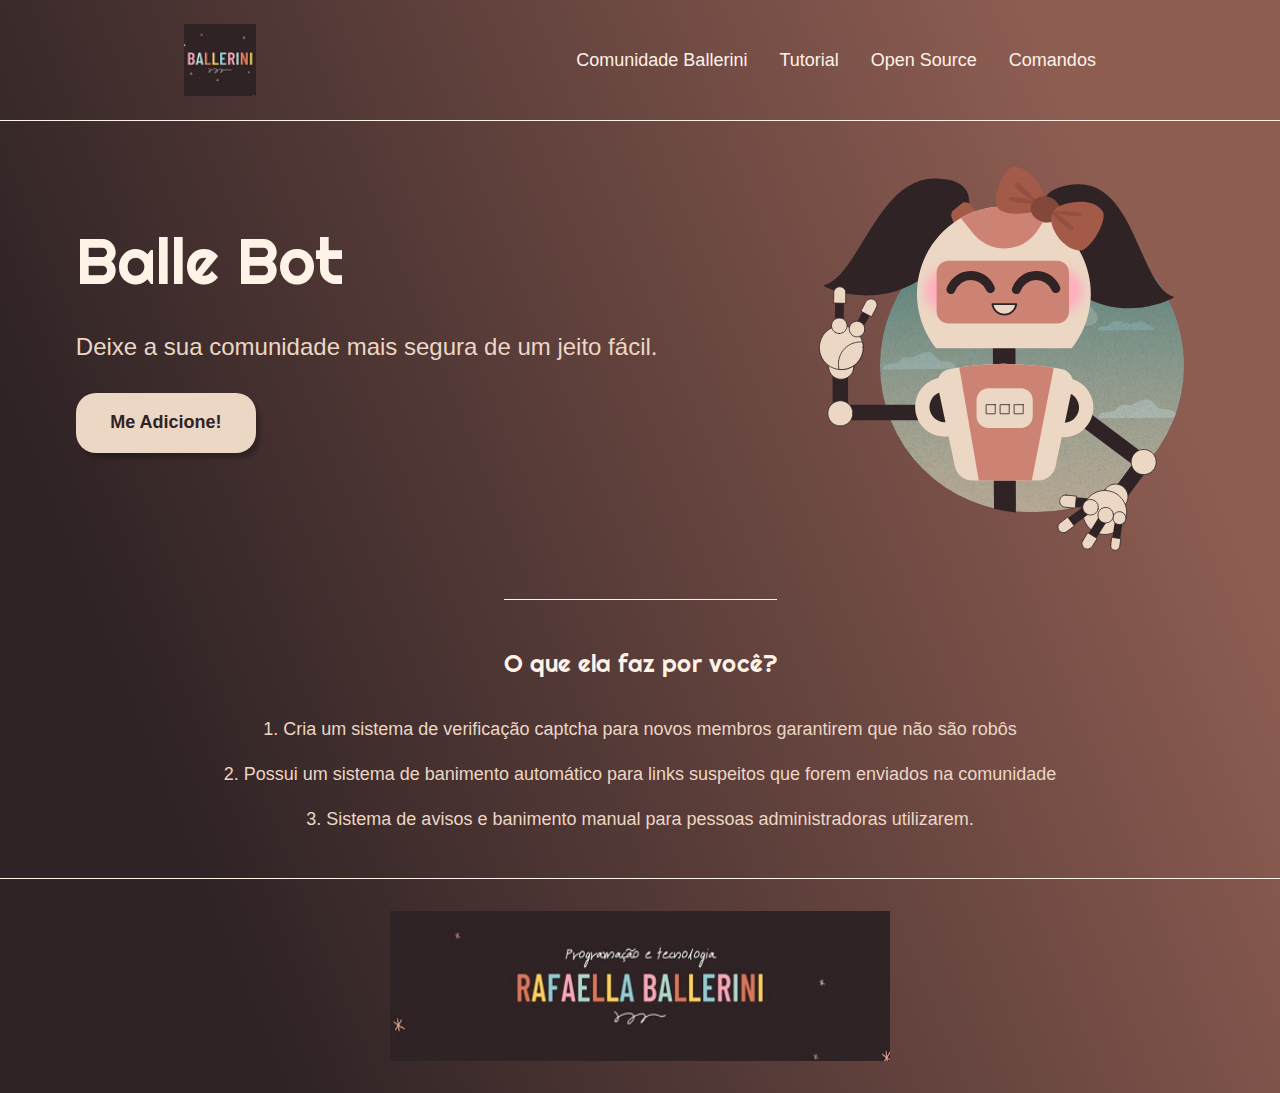
<file: Balle Bot/index.html>
<!DOCTYPE html>
<html lang="pt-br">
<head>
    <meta charset="UTF-8">
    <meta name="description" content="Um bot que irá moderar e deixar sua comunidade segura de um jeito fácil.">
    <meta name="viewport" content="width=device-width, initial-scale=1.0">
    <title>Balle Bot - Modere sua comunidade no Discord</title>
    <link rel="stylesheet" type="text/css" href="style.css">
</head>

<body>
    <header class="cabecalho">
        <img class="logo" src="logo3.png" alt="logotipo da Balle Bot">
        <nav class="menu">
            <a class="menu-item" href="">Comunidade Ballerini</a>
            <a class="menu-item" href="">Tutorial</a>
            <a class="menu-item" href="">Open Source</a>
            <a class="menu-item" href="">Comandos</a>
        </nav>
    </header>

    <main class="conteudo">
        <section class="conteudo-principal">
            <div class="conteudo-principal-escrito">
                <h1 class="conteudo-titulo">Balle Bot</h1>
                <h2 class="conteudo-subtitulo">Deixe a sua comunidade mais segura de um jeito fácil.</h2>
                <button class="botao">Me Adicione!</button>
            </div>
            <img class="imagem" src="BalletBot.svg" alt="imagem da Balle Bot">
        </section>

        <section class="conteudo-secundario">
            <h3 class="titulo-secundario">O que ela faz por você?</h3>
            <p class="paragrafos">1. Cria um <strong>sistema de verificação captcha</strong> para novos membros garantirem que não são robôs</p>
            <p class="paragrafos">2. Possui um <strong>sistema de banimento automático</strong> para links suspeitos que forem enviados na comunidade</p>
            <p class="paragrafos">3.<strong> Sistema de avisos e banimento manual</strong> para pessoas administradoras utilizarem.</p>
        </section>
    </main>

    <footer class="rodape">
        <img class="imagem-rodape" src="ballefooter.png">
    </footer>

</body>

</html>
</file>
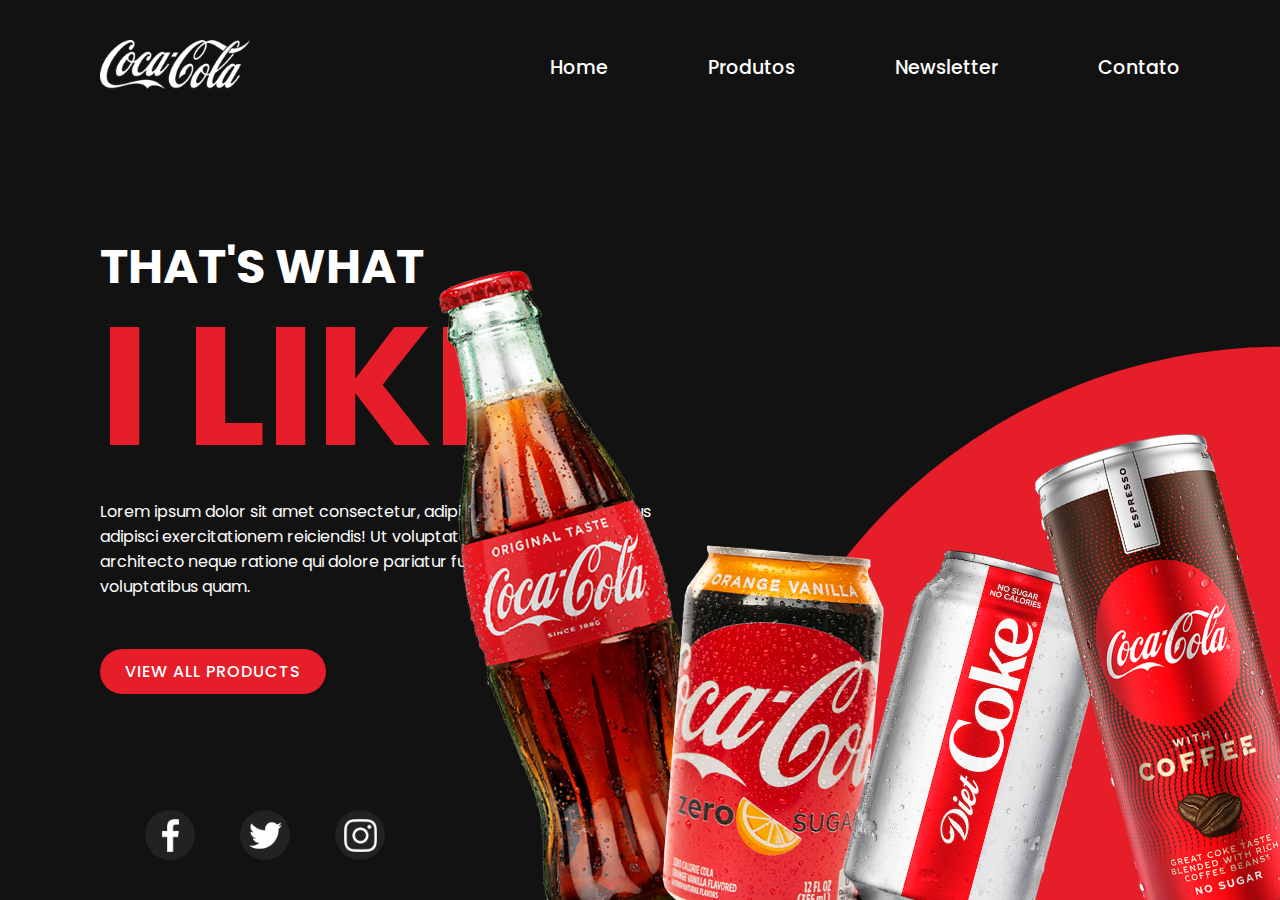
<file: Coca-Cola/index.html>
<!DOCTYPE html>
<html lang="pt-br">
<head>
    <meta charset="UTF-8">
    <meta http-equiv="X-UA-Compatible" content="IE=edge">
    <meta name="viewport" content="width=device-width, initial-scale=1.0">
    <link rel="stylesheet" href="style.css">
    <title>Coca-Cola</title>
</head>

<body>

    <section>
        <div class="circle"> </div>
        <header>
            <a href="#"> <img src="img/logo.png" class="logo" alt="logo da Coca-Cola"> </a>
            <nav class="navi">
                <ul>
                    <li><a href="#">Home</a></li>
                    <li><a href="#">Produtos</a></li>
                    <li><a href="#">Newsletter</a></li>
                    <li><a href="#">Contato</a></li>
                </ul>
            </nav>
        </header>

        <div class="container">
            <div class="text">
                <h2>THAT'S WHAT <br> <span>I LIKE</span></h2>
                <p>
                    Lorem ipsum dolor sit amet consectetur, adipisicing elit. Quia doloribus adipisci exercitationem reiciendis! Ut voluptate, suscipit ipsum eveniet architecto neque ratione qui dolore pariatur fuga nulla at nostrum voluptatibus quam.
                </p>
                <a href="#">VIEW ALL PRODUCTS</a>
            </div>
        </div>

        <ul class="icons">
            <li><a href=""><img src="img/facebook.png" alt="facebook icon"></a></li>
            <li><a href=""><img src="img/twitter.png" alt="twitter icon"></a></li>
            <li><a href=""><img src="img/instagram.png" alt="instagram icon"></a></li>
        </ul>

        <div class="boximg">
            <img src="img/cocacola1.png" alt="" class="img1">
            <img src="img/cocacola2.png" alt="" class="img2">
            <img src="img/cocacola3.png" alt="" class="img3">
            <img src="img/cocacola4.png" alt="" class="img4">
        </div>

    </section>

</body>

</html>
</file>
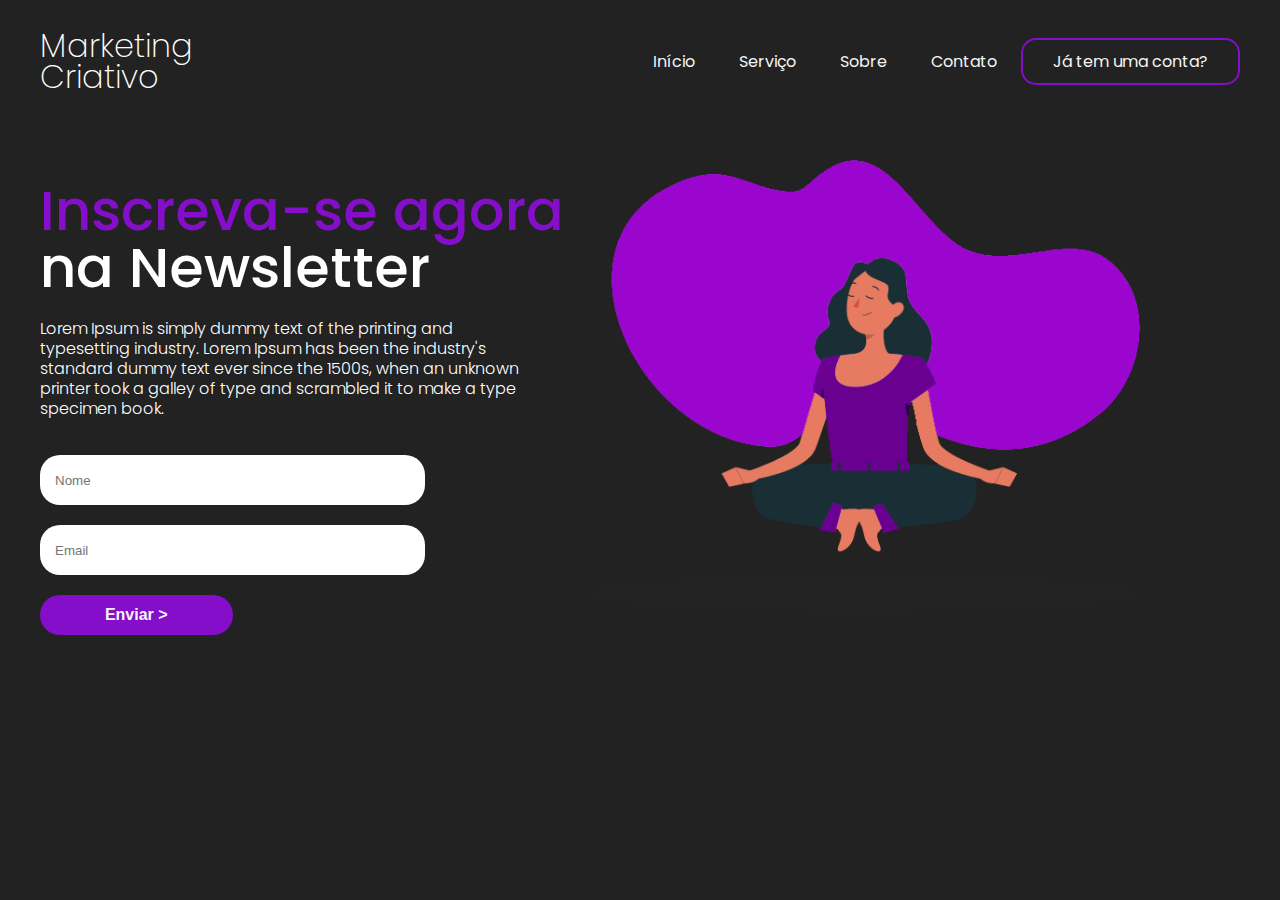
<file: Marketing Criativo/index.html>
<!DOCTYPE html>
<html lang="pt-br">
<head>
    <meta charset="UTF-8">
    <meta name="viewport" content="width=device-width, initial-scale=1.0">
    <title>Marketing Criativo</title>
    <link rel="stylesheet" href="css/style.css">
    <link rel="stylesheet" href="css/responsive.css">
</head>

<body>
    <header>
        <div id="title">
            <h1>Marketing</h1>
            <h1>Criativo</h1>
        </div>

        <ul>
            <a href="#"><li>Início</li></a>
            <a href="#"><li>Serviço</li></a>
            <a href="#"><li>Sobre</li></a>
            <a href="#"><li>Contato</li></a>
            <a href="#" id="inscreva-se-botao"><li>Já tem uma conta?</li></a>
        </ul>
    </header>

    <main>
        <aside>
            <h2><span>Inscreva-se agora</span></h2>
            <h2>na Newsletter</h2>
            <p>
                Lorem Ipsum is simply dummy text of the printing and typesetting industry. Lorem Ipsum has been the industry's standard dummy text ever since the 1500s, when an unknown printer took a galley of type and scrambled it to make a type specimen book.
            </p>
            <form action="">
                <input type="text" placeholder="Nome">
                <input type="email" placeholder="Email">
                <button type="button">Enviar ></button>
            </form>
        </aside>

        <article>
            <img src="./images/mcriativo.png" alt="purple-woman">
        </article>
    </main>

</body>

</html>
</file>
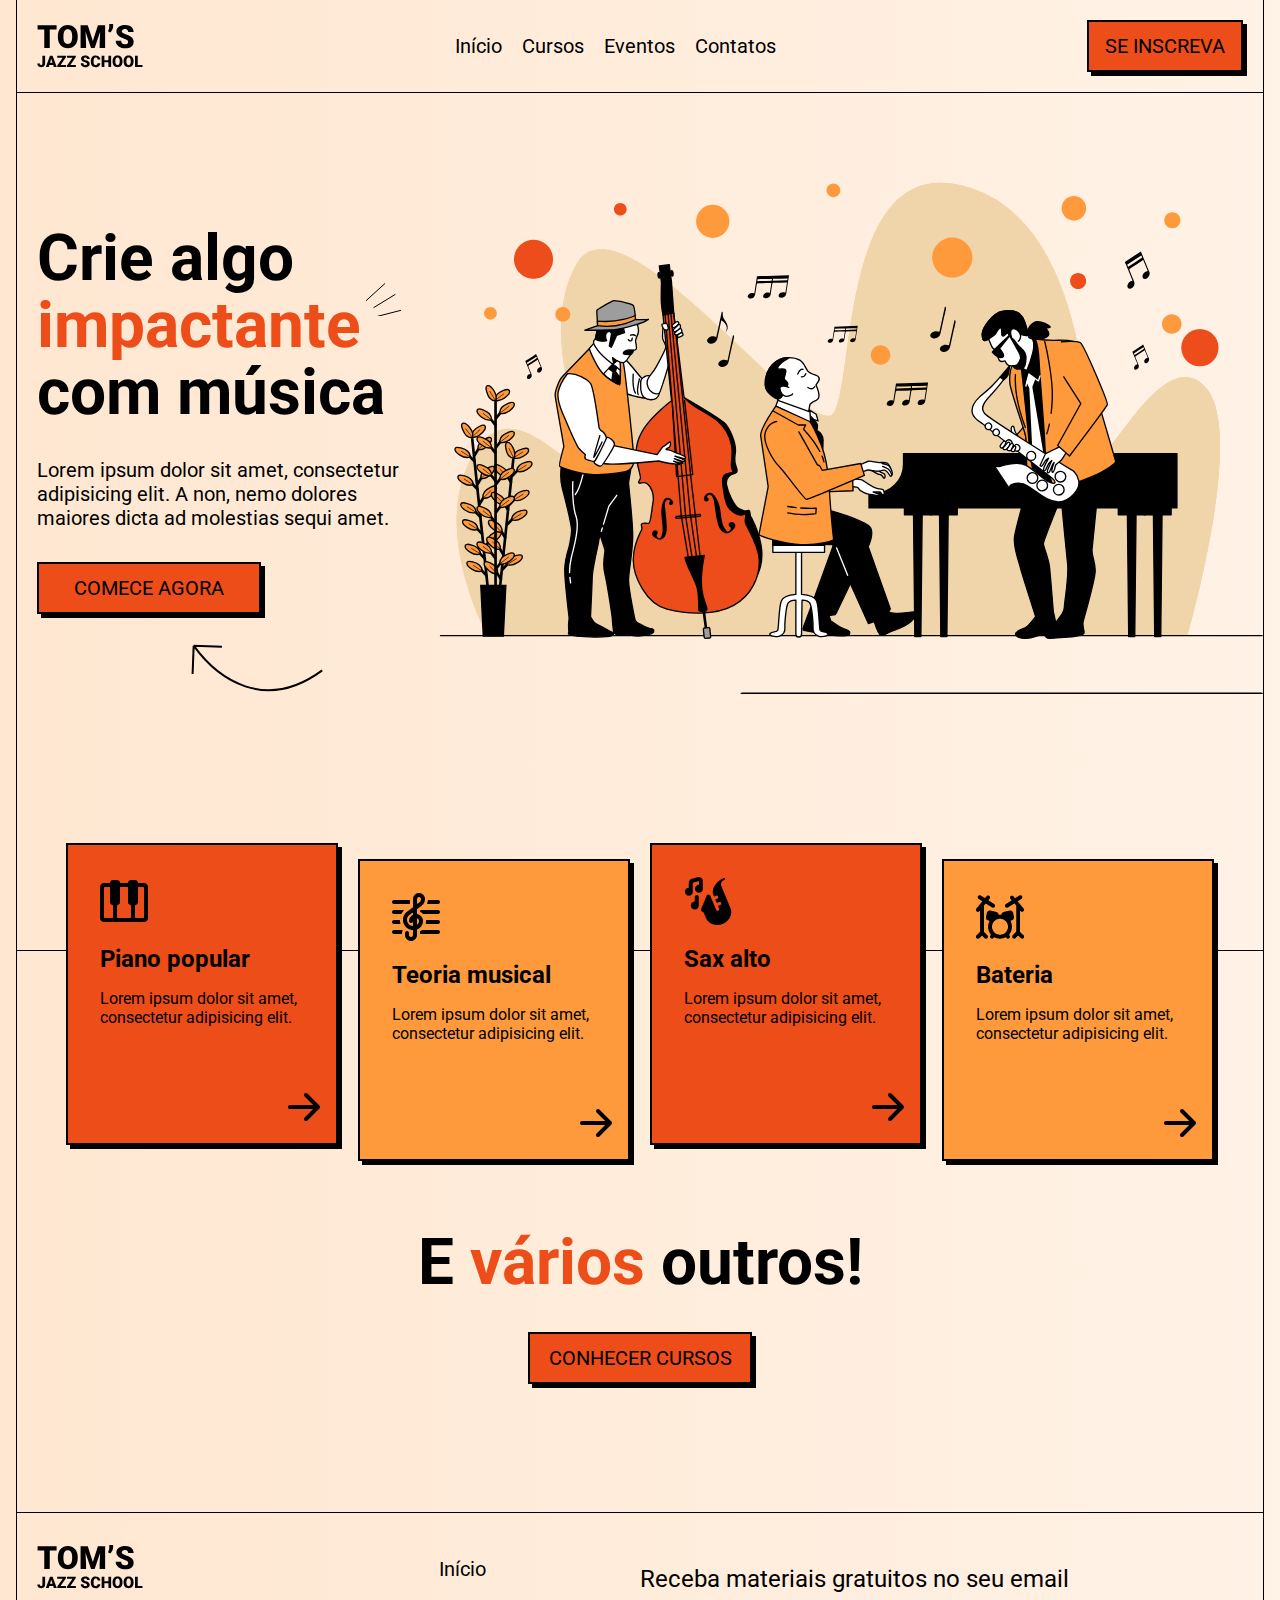
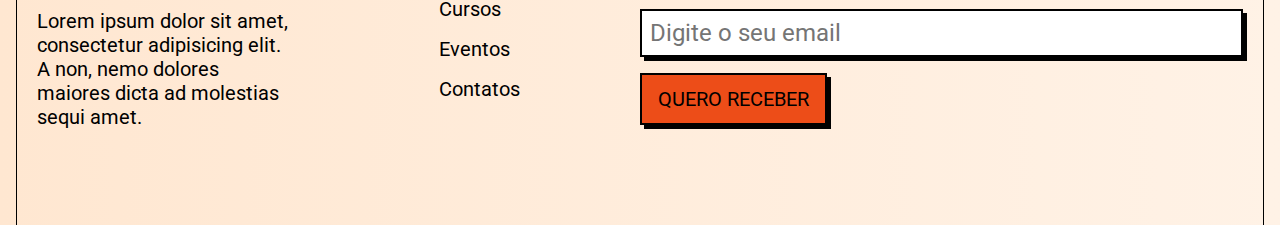
<file: OneBitCode - Escola de Jazz/index.html>
<!DOCTYPE html>
<html lang="en">
<head>
  <meta charset="UTF-8">
  <meta name="viewport" content="width=device-width, initial-scale=1.0">
  <title>Tom's Jazz School</title>

  <link rel="preconnect" href="https://fonts.googleapis.com">
  <link rel="preconnect" href="https://fonts.gstatic.com" crossorigin>

  <link rel="stylesheet" href="index.css">

  <link href="https://fonts.googleapis.com/css2?family=Roboto:wght@500&display=swap" rel="stylesheet">
</head>

<body>
  <header>
    <div class="container">
      <img src="img/logo.svg" alt="Tom's Jazz School logo">
      <nav>
        <a href="#">Início</a>
        <a href="#">Cursos</a>
        <a href="#">Eventos</a>
        <a href="#">Contatos</a>
      </nav>
      <a href="#" class="button mt-1 mb-1 mx-auto">Se inscreva</a>
    </div>
  </header>

  <main>
    <section class="hero-section">
      <div class="container row-reverse">
        <img src="img/hero-img.svg" alt="banda de jazz tocando">
        <div>
          <h1 class="mt-2">Crie algo <span class="text-primary decoration">impactante</span> com música</h1>
          <p class="mt-2 mb-2">Lorem ipsum dolor sit amet, consectetur adipisicing elit. A non, nemo dolores maiores dicta ad molestias sequi amet.</p>
          <a href="#" class="button">Comece agora</a>
        </div>
      </div>
    </section>

    <section class="courses-section">
      <div class="cards">
        <article class="card">
          <img src="img/piano.png" alt="ícone teclas piano">
          <strong>Piano popular</strong>
          <p>Lorem ipsum dolor sit amet, consectetur adipisicing elit.</p>
          <a href="#">
            <img src="img/arrow-right.svg" alt="Ir para página do curso">
          </a>
        </article>
  
        <article class="card">
          <img src="img/clef.png" alt="ícone clave de sol">
          <strong>Teoria musical</strong>
          <p>Lorem ipsum dolor sit amet, consectetur adipisicing elit.</p>
          <a href="#">
            <img src="img/arrow-right.svg" alt="Ir para página do curso">
          </a>
        </article>
  
        <article class="card">
          <img src="img/sax.png" alt="ícone saxofone">
          <strong>Sax alto</strong>
          <p>Lorem ipsum dolor sit amet, consectetur adipisicing elit.</p>
          <a href="#">
            <img src="img/arrow-right.svg" alt="Ir para página do curso">
          </a>
        </article>
  
        <article class="card">
          <img src="img/drums.png" alt="ícone de bateria">
          <strong>Bateria</strong>
          <p>Lorem ipsum dolor sit amet, consectetur adipisicing elit.</p>
          <a href="#">
            <img src="img/arrow-right.svg" alt="Ir para página do curso">
          </a>
        </article>
      </div>

      <h2 class="text-center">E <span class="text-primary">vários</span> outros!</h2>
      <a href="#" class="button mt-2 mx-auto">Conhecer cursos</a>
    </section>
  </main>

  <footer>
    <div class="container">
      <div class="about-column">
        <img src="img/logo.svg" alt="Tom's Jazz School" class="mt-1 mb-1">
        <p class="mb-2">Lorem ipsum dolor sit amet, consectetur adipisicing elit. A non, nemo dolores maiores dicta ad molestias sequi amet.</p>
      </div>
      <nav class="mb-2">
        <a href="#">Início</a>
        <a href="#">Cursos</a>
        <a href="#">Eventos</a>
        <a href="#">Contatos</a>
      </nav>
      <form class="newsletter-form ">
        <label for="email" class="mb-1">Receba materiais gratuitos no seu email</label>
        <input class="mb-1" type="text" name="email" id="email" placeholder="Digite o seu email">
        <button class="button">Quero receber</button>
      </form>
    </div>
  </footer>

</body>
</html>
</file>
<file: Balle Bot/style.css>
@import url('https://fonts.googleapis.com/css2?family=Righteous&display=swap');

* {
    margin: 0;
    padding: 0;
    box-sizing: border-box;
    text-decoration: none;
}

body {
    font-size: 100%;
    background: linear-gradient(68.15deg, #2F2325 16.62%, #8E5D52 85.61%);
}

.cabecalho {
    display: flex;
    flex-direction: row;
    align-items: center;
    justify-content: space-around;
    padding: 24px;
}

.logo{
    height: 72px;
}

.menu{
    display: flex;
    gap: 32px;
}

.menu-item{
    font-family: 'Sarala', sans-serif;
    color: #FFF2E7;
    font-weight: 400;
    font-size: 18px;
}
.menu-item:hover{
    color: rgba(242, 149, 216, 0.364);
}

.conteudo{
    border-top: 0.4px solid #FFF2E7;
    margin-bottom: 48px;
}

.conteudo-principal{
    display: flex;
    flex-direction: row;
    align-items: center;
    justify-content: space-around;
}

.conteudo-principal-escrito{
    display: flex;
    flex-direction: column;
    gap: 32px;
}

.conteudo-titulo{
    font-family: 'Righteous', cursive;
    font-weight: 400;
    font-size: 64px;
    color: #FFF2E7;
}

.conteudo-subtitulo{
    font-family: 'Sarala', sans-serif;
    font-weight: 400;
    font-size: 24px;
    color: #ECD6C4
}

.botao{
    background-color: #ECD6C4;
    width: 180px;
    height: 60px;
    border: none;
    border-radius: 20px;
    box-shadow: 4px 5px 4px rgba(0, 0, 0, 0.25);
    font-family: 'Sarala', sans-serif;
    font-weight: 600;
    font-size: 18px;
    color: #2F2325;
}

.botao:hover{
    background-color: rgba(242, 149, 216, 0.364);
    cursor: pointer;
}

.imagem{
    height: 430px;
}

.conteudo-secundario{
    display: flex;
    flex-direction: column;
    align-items: center;
    gap: 24px;
    margin-top: 48px;
}

.titulo-secundario{
    border-top: 00.4px solid #FFF2E7;
    padding-top: 48px;
    font-family: 'Righteous', cursive;
    font-weight: 400;
    font-size: 24px;
    color: #FFF2E7;
    margin-bottom: 16px;
}

.paragrafos{
    font-family: 'Sarala', sans-serif;
    font-weight: 300;
    font-size: 18px;
    color: #ECD6C4;
}

.rodape{
    padding: 32px;
    border-top: 0.4px solid #FFF2E7;
}

.imagem-rodape{
    height: 150px;
    width: 500px;
    display: block;
    margin: 0 auto;
}
</file>
<file: Coca-Cola/style.css>
@import url('https://fonts.googleapis.com/css2?family=Marhey:wght@300;400;500;600&family=Noto+Sans:wght@400;700&family=Poppins:wght@200;300;400;500;600;900&display=swap');

* {
    margin: 0;
    padding: 0;
    box-sizing: border-box;
    font-family: 'Poppins', sans-serif;
}

section {
   position: relative;
   width: 100%;
   min-height: 100vh;
   padding: 100px;
   background: #121212;
   display: flex;
   align-items: center;
   justify-content: space-between;
   overflow: hidden;
}

.circle {
    position: absolute;
    top: 0;
    left: 0;
    width: 100%;
    height: 100%;
    background-color: #E51E2A;
    clip-path: circle(50% at bottom right);
}

header {
    position: absolute;
    top: 0;
    left: 0;
    width: 100%;
    padding: 40px 100px;
    display: flex;
    align-items: center;
    justify-content: space-between;
}

header .logo {
    position: relative;
    max-width: 150px;
}

header .navi ul {
    position: relative;
    display: flex;
}

header .navi li {
    list-style: none;
}

header .navi li a {
    color: #FFF;
    display: inline-block;
    text-decoration: none;
    font-weight: 500;
    font-size: 19px;
    margin-left: 100px;
}

.container {
    position: relative;
    width: 100%;
    display: flex;
    align-items: center;
    justify-content: space-between;
}

.container .text {
    position: relative;
    max-width: 600px;
    margin-right: 20px;
}

.container .text h2 {
    color: #FFF;
    font-size: 3em;
    margin-bottom: 10px;
    line-height: 2.5em;
    font-weight: 700;
}

.container .text h2 span {
    font-size: 3.5em;
    color: #E51E2A;
}

.container .text p {
    color: #FFF;
}

.container .text a {
    display: inline-block;
    margin-top: 50px;
    padding: 10px 25px;
    background: #E51E2A;
    color: #FFF;
    font-weight: 500;
    text-decoration: none;
    letter-spacing: 1px;
    border-radius: 40px;
    transition: 0.3s ease-in-out;
}

.container .text a:hover {
    transform: translateY(-10px);
}

.icons {
    position: absolute;
    bottom: 40px;
    left: 100px;
    display: flex;
    align-items: center;
    justify-content: center;
}

.icons li {
    list-style: none;
}

.icons li a {
    display: inline-block;
    width: 50px;
    height: 50px;
    border-radius: 50%;
    background: #222;
    margin-left: 45px;
    display: flex;
    align-items: center;
    justify-content: center;
    transition: 0.3s ease-in-out;
}

.icons li a:hover{
    background: #E51E2A;
    transform: translateY(-10px);
}

.icons li a img {
    transform: scale(0.8);
    filter: invert(1);
}

.boximg {
    position: absolute;
    right: 0;
    bottom: -40px;
}

.boximg img{
    width: 200px;
}

.boximg .img1 {
    transform: rotate(-15deg);
}

.boximg .img2 {
    transform: rotate(5deg);
}

.boximg .img3 {
    transform: rotate(15deg);
}

.boximg .img4 {
    transform: rotate(-15deg);
}
</file>
<file: Marketing Criativo/css/style.css>
@import url('https://fonts.googleapis.com/css2?family=Poppins:wght@200;300;400;500;600;900&display=swap');

body {
    background-color: rgb(34, 34, 34);
    color: #FFF;
    font-family: 'Poppins', sans-serif;
    max-width: 1200px;
    margin: 0 auto;
    padding: 13px;
}

header {
    display: flex;
    flex-direction: row;
    justify-content: space-between;
    align-items: center;
}

#title {
    flex-direction: column;
    line-height: 10px;
    font-weight: 300;
}

li {
    display: inline-block;
    margin: 20px;
}

a {
    color: whitesmoke;
}

a:hover {
    color: rgb(132, 14, 201);
    transition: 0.3s all;
}

#inscreva-se-botao {
    border: 2px solid;
    border-color: rgb(132, 14, 201);
    border-radius: 15px;
    padding: 10px;
}

#inscreva-se-botao:hover {
    background-color: rgb(132, 14, 201);
    color: white;
}

h1 {
    font-weight: 200;
}

main {
    display: flex;
    flex-direction: row;
    margin-top: 50px;
}

h2 {
    font-size: 56px;
    line-height: 10px;
    font-family: 'Poppins', sans-serif;
    font-weight: 500;
    min-width: 550px;
}

span {
    color: rgb(132, 14, 201);
}

p {
    line-height: 20px;
    max-width: 500px;
    font-weight: 300;
}

img {
    width: 550px;
}

form {
    display: flex;
    flex-direction: column;
    width: 70%;
}

input {
    margin-top: 20px;
    height: 20px;
    padding: 15px;
    border-radius: 20px;
    border: none;
}

button {
    height: 40px;
    width: 50%;
    background-color: rgb(132, 14, 201);
    color: whitesmoke;
    font-weight: bold;
    border-radius: 20px;
    border: none;
    margin-top: 20px;
    font-size: 16px;
}

button:hover {
    cursor: pointer;
}
</file>
<file: Marketing Criativo/css/responsive.css>
@media screen and (max-width: 760px) {
    header {
       flex-direction: column;
    }
    main {
        flex-direction: column;
    }
    h2 {
        font-size: 38px;
    }
    form {
        margin: 0 auto;
        width: 100%;
    }
    input {
        align-self: center;
    }
    button {
        align-self: center;
        width: 25%;
    }
    img {
        width: 50%;
        margin: auto;
        display: block;
    }
    ul {
        text-align: center;
    }
}
</file>
<file: OneBitCode - Escola de Jazz/index.css>
* {
  box-sizing: border-box;
  font-family: 'Roboto', sans-serif;
  margin: 0;
  padding: 0;
}

:root {
  --color-primary: #ed4d18;
  --color-secondary: #ff9a3c;
  --color-black: #000;
  --color-white: #fff;
}

body {
  background: linear-gradient(90deg, #ffe7d1 0%, #fff2e6 100%);
  padding: 0 1rem;
}

header, .hero-section, .courses-section, footer {
  border-color: var(--color-black);
  border-style: solid;
  border-width: 0 1px 1px 1px;
  padding: 1.25rem;
}

header img {
  display: block;
  margin: 1rem auto;
}

header nav {
  display: grid;
  grid-template-columns: 1fr 1fr;
  margin: 1rem auto 0;
}

nav a {
  color: var(--color-black);
  font-size: 1.25rem;
  padding: .5rem;
  text-decoration: none;
}

header nav a:nth-child(2n-1) {
  text-align: right;
}

.button {
  background-color: var(--color-primary);
  border: 2px solid var(--color-black);
  box-shadow: 4px 4px 0 var(--color-black);
  color: var(--color-black);
  display: block;
  font-size: 1.25rem;
  padding: .75rem 1rem;
  max-width: 14rem;
  text-align: center;
  text-decoration: none;
  text-transform: uppercase;
}

.hero-section {
  padding-right: 0;
  padding-bottom: 16rem;
}

.hero-section img {
  display: block;
  margin: 1.25rem 0 0 auto;
  max-width: 100%;
}

h1 {
  font-size: 3rem;
  line-height: 105%;
}

h2 {
  font-size: 2.5rem;
}

.hero-section p {
  font-size: 1.25rem;
  padding-right: 1.25rem;
}

/*pseudo seletores - começo */
.hero-section .button {
  position: relative;
}

.hero-section .button::after {
  content: '';
  background: url('img/arrow-curve.svg');
  position: absolute;
  top: 5rem;
  right: -4rem;
  height: 48px;
  width: 132px;
}

.decoration {
  display: block;
  position: relative;
}

.decoration::after {
  content: '';
  background: url('img/three-dashes.svg');
  position: absolute;
  top: -0.75rem;
  height: 36px;
  width: 40px;
}
/*pseudo seletores - fim */

.courses-section {
  padding-bottom: 8rem;
}

.cards {
  display: flex;
  flex-direction: column;
  align-items: start;  /*ficam alinhados à esquerda*/
  gap: 1.25rem;
  margin-top: -8rem;
  margin-bottom: 4rem;
}

.card {
  background-color: var(--color-primary);
  border: 2px solid var(--color-black);
  box-shadow: 4px 4px 0 var(--color-black);
  max-width: 17rem;
  padding: 2rem 0 0 2rem;
}

.card:nth-child(2n) {
  align-self: end;
  background-color: var(--color-secondary);
}

.card strong {
  display: block;
  font-size: 1.5rem;
  margin: 1rem 0;
}

.card a {
  display: block;
  margin: 3rem 0 0 auto;
  width: fit-content;
}

/*Rodapé*/
footer {
  border-bottom: 0;
  padding: 1rem 1.25rem 4rem;
}

footer nav a {
  display: block;
  padding-left: 0;
}

.newsletter-form label {
  display: block;
  font-size: 1.5rem;
}

.newsletter-form input {
  border: 2px solid var(--color-black);
  box-shadow: 4px 4px 0 var(--color-black);
  font-size: 1.5rem;
  padding: .5rem;
  width: 100%;
}

/*Utilitários*/
.mt-1{
  margin-top: 1rem;
}

.mt-2{
  margin-top: 2rem;
}

.mb-1{
  margin-bottom: 1rem;
}

.mb-2{
  margin-bottom: 2rem;
}

.mx-auto {
  margin-left: auto;
  margin-right: auto;
}

.text-primary{
  color: var(--color-primary);
}

.text-center{
  text-align: center;
}

/*Responsividade*/

@media screen and (min-width: 40rem) {
  header nav {
    display: block;
    text-align: center;
  }

  .cards {
    flex-direction: row;
    flex-wrap: wrap;
    justify-content: center;
  }

  .card:nth-child(2n) {
    margin-top: 1rem;
  }
}

@media screen and (min-width: 48rem) {
  header div {
    display: flex;
    align-items: center;
    justify-content: space-between;
  }

  header img, header nav, header .button {
    margin: 0;
  }
}

@media screen and (min-width: 72rem) {
  h1, h2 {
    font-size: 4rem;
  }

  .container {
    display: flex;
    align-items: center;
    margin: 0 auto;
    max-width: 72rem;
  }

  .container.row-reverse {
    flex-direction: row-reverse;
  }

  .about-column {
    flex: 2;
  }

  .about-column p {
    font-size: 1.25rem;
    max-width: 16rem;
  }

  footer nav {
    flex: 1;
  }

  .newsletter-form {
    flex: 3;
  }
}

@media screen and (min-width: 80rem) {
  .container {
    max-width: 80rem;
  }
}
</file>
